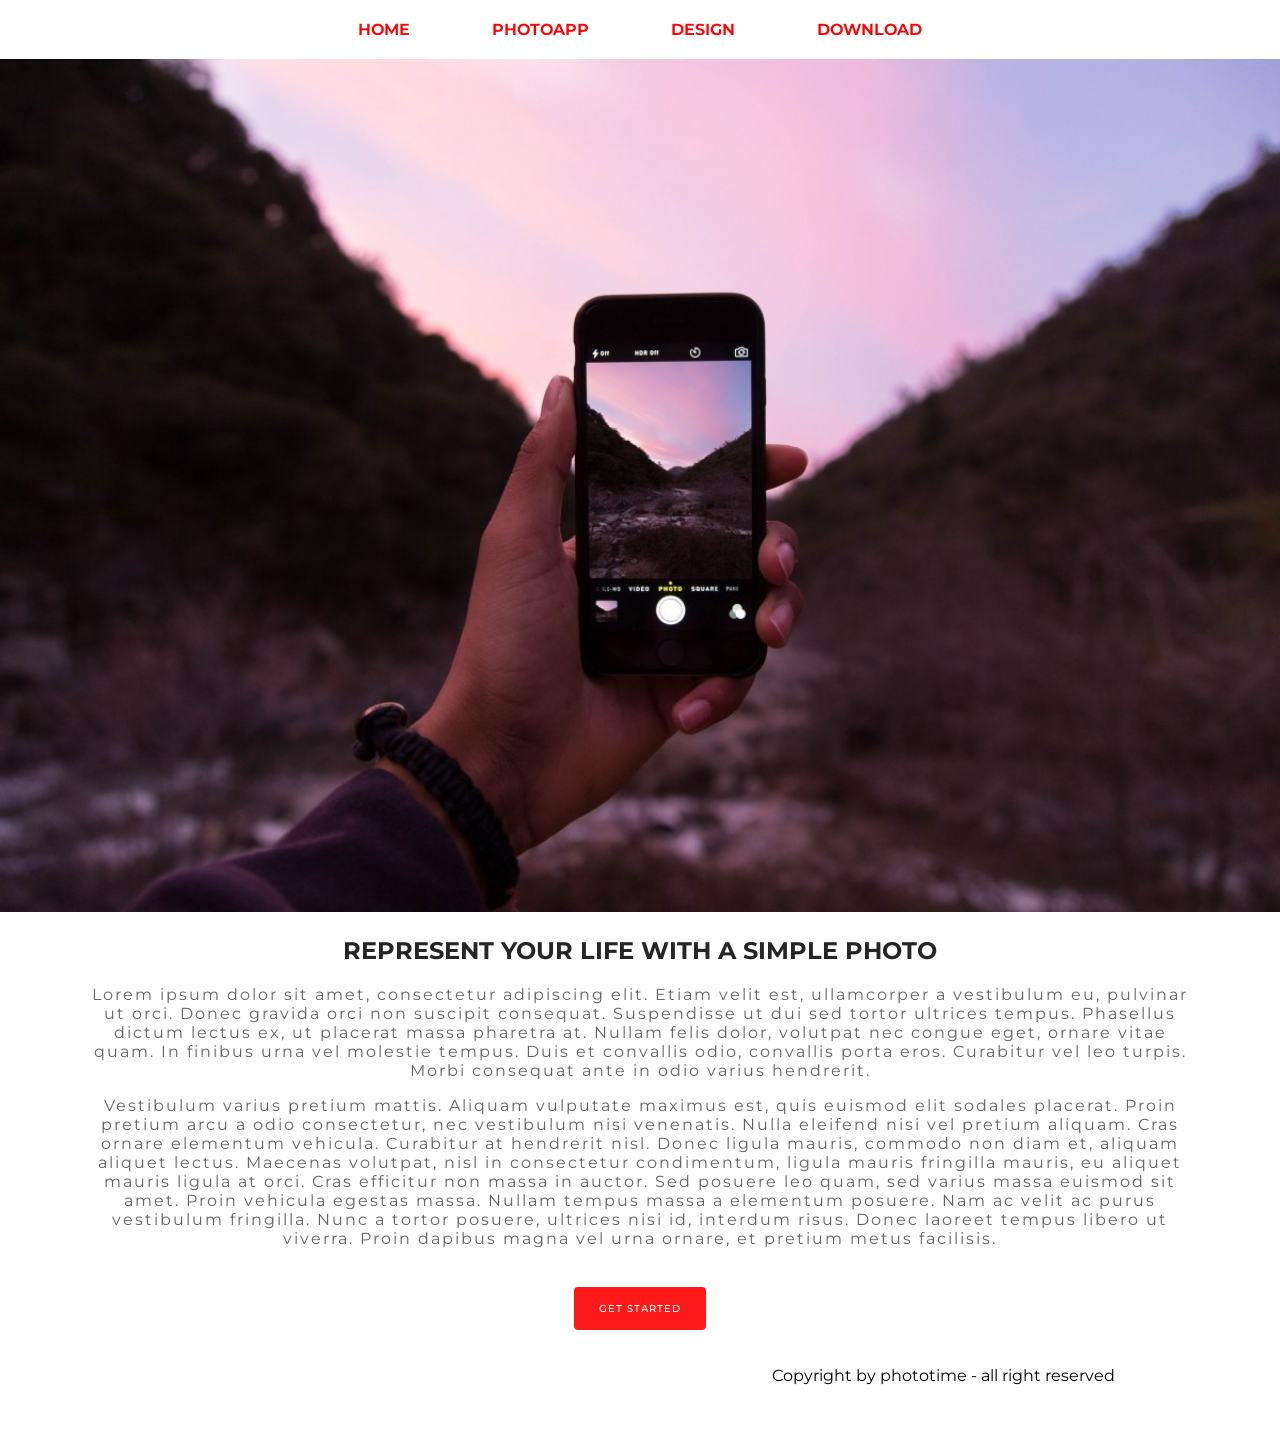
<file: L1/index.html>
<!DOCTYPE html>
<html lang="en">
<head>
    <meta charset="UTF-8">
    <meta name="viewport" content="width=device-width, initial-scale=1.0">
    <title>Photo APP</title>
    <link rel="stylesheet" href="/L1/styles/styles.css">
    <link rel = "icon" href = "/L1/photos/iwebc.ico" type = "image/x-icon">
    <link rel="preconnect" href="https://fonts.googleapis.com">
    <link rel="preconnect" href="https://fonts.gstatic.com" crossorigin>
    <link href="https://fonts.googleapis.com/css2?family=Montserrat:ital,wght@0,100..900;1,100..900&family=Oswald:wght@200..700&display=swap" rel="stylesheet">
</head>
<body>
  
<header>
<nav>
<a href = "#p1" class = "nav-link">HOME</a>
<a href = "#p2" class = "nav-link">PHOTOAPP</a>
<a href = "#p3" class = "nav-link">DESIGN</a>
<a href = "#p4" class = "nav-link">DOWNLOAD</a>
</nav>
</header>
<main>
    <img src = "/L1/photos/PhotoAPP.png" alt = "PhotoAPP">
<div class = "heading">
    <h2 id = "p1"> REPRESENT YOUR LIFE WITH A SIMPLE PHOTO</h2>
   <div class = "heading2">
    <p id = "p2"> 
        Lorem ipsum dolor sit amet, consectetur adipiscing elit. Etiam velit est, ullamcorper a vestibulum eu, pulvinar ut orci. Donec gravida orci non suscipit consequat. Suspendisse ut dui sed tortor ultrices tempus. Phasellus dictum lectus ex, ut placerat massa pharetra at. Nullam felis dolor, volutpat nec congue eget, ornare vitae quam. In finibus urna vel molestie tempus. Duis et convallis odio, convallis porta eros. Curabitur vel leo turpis. Morbi consequat ante in odio varius hendrerit.
    </p>
    <p id = "p3">
        Vestibulum varius pretium mattis. Aliquam vulputate maximus est, quis euismod elit sodales placerat. Proin pretium arcu a odio consectetur, nec vestibulum nisi venenatis. Nulla eleifend nisi vel pretium aliquam. Cras ornare elementum vehicula. Curabitur at hendrerit nisl. Donec ligula mauris, commodo non diam et, aliquam aliquet lectus. Maecenas volutpat, nisl in consectetur condimentum, ligula mauris fringilla mauris, eu aliquet mauris ligula at orci. Cras efficitur non massa in auctor. Sed posuere leo quam, sed varius massa euismod sit amet. Proin vehicula egestas massa. Nullam tempus massa a elementum posuere. Nam ac velit ac purus vestibulum fringilla. Nunc a tortor posuere, ultrices nisi id, interdum risus. Donec laoreet tempus libero ut viverra. Proin dapibus magna vel urna ornare, et pretium metus facilisis. 
    </p>
   </div>
</div>
</main>
<div class = "button">
<a href = "#p1" class = "subtitle">GET STARTED</a>
</div>
    <footer class="cop">
        <p id = "p4">Copyright by phototime - all right reserved</p>
    </footer>
</body>
</html>
</file>
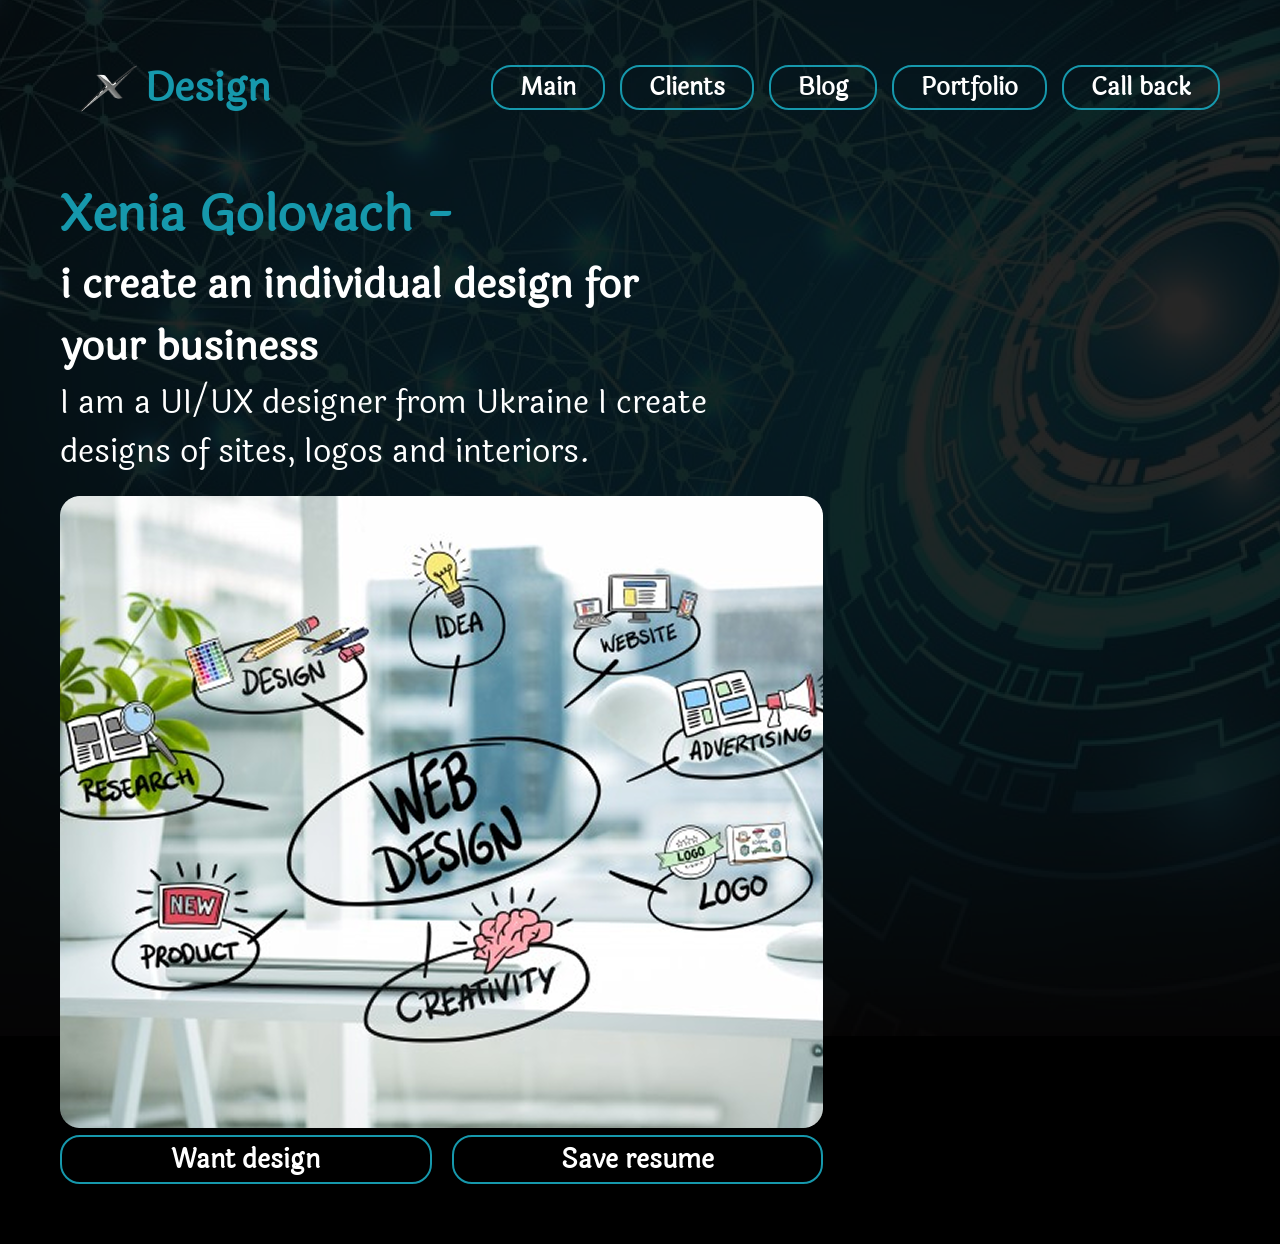
<file: L10/index.html>
<!DOCTYPE html>
<html lang="en">
<head>
    <meta charset="UTF-8">
    <meta name="viewport" content="width=device-width, initial-scale=1.0">
    <title>Document</title>
    <link rel="stylesheet" href="styles/main.css">
    
</head>

<body class="body">
    
        <header class="header">
        <div class="logo-box fl">
            <img src="img/8c2b56fdcd1f46d7c7e97a16116ccfb8229e83c2.png" alt="" class="logo-img">
            <h1 class="logo-text">Design</h1>
        </div>
        <div class="nav-box fl">
        <nav>
            <ul class="nav-list fl">
                <li class="nav-item"><a href="#" class="nav-items">Main</a></li>
                <li class="nav-item"><a href="#" class="nav-items">Clients</a></li>
                <li class="nav-item"><a href="#" class="nav-items">Blog</a></li>
                <li class="nav-item"><a href="#" class="nav-items">Portfolio</a></li>
                <li class="nav-item"><a href="#" class="nav-items">Call back</a></li>
            </ul>
        </nav>
        </div>
        </header>
        <main class="all-structure">
            <div class="discription">
                <h1 class="name dis"><span class="name-span">Xenia Golovach - </span></h1>
                <h2 class="discription-text dis">i create an individual design for your business</h2>
                <p class="discription-text1 dis">I am a UI/UX designer from Ukraine I create  designs of sites, logos and interiors.</p>
                <div class="structure-box img-inside">
                    <img src="img/web-design-concepts-with--5dcd654d15c38 1 (1).png" alt="" class="structure-img1">
                </div>
                <div class="nav-list1">
                    <a href="#" class="btn">Want design</a>
                    <a href="#" class="btn">Save resume</a>
                </div>
            </div>
            <div class="structure-box img-outside">
                <img src="img/web-design-concepts-with--5dcd654d15c38 1 (1).png" alt="" class="structure-img">
            </div>
        </main>
   
</body>
</html>
</file>
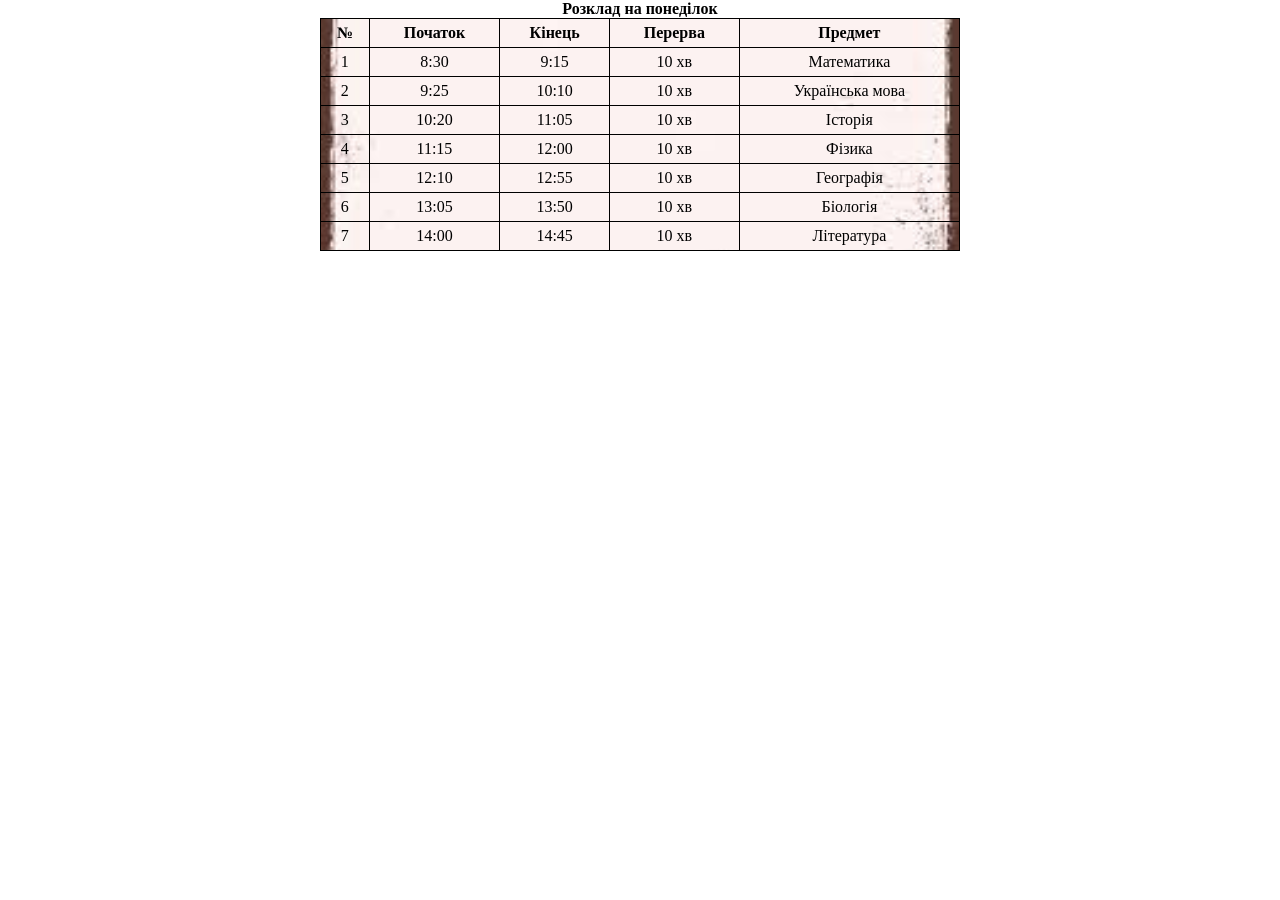
<file: L2-3DZ/index.html>
<!DOCTYPE html>
<html lang="en">
<head>
    <meta charset="UTF-8">
    <meta name="viewport" content="width=device-width, initial-scale=1.0">
    <title>Розклад на понеділок</title>
    <link rel="stylesheet" href="/L2-3DZ/styles/styles.css">
</head>
<body>
    <table>
        <caption><strong>Розклад на понеділок</strong></caption>
        <thead>
            <tr>
                <th>№</th>
                <th>Початок</th>
                <th>Кінець</th>
                <th>Перерва</th>
                <th>Предмет</th>
            </tr>
        </thead>
        <tbody>
            <tr>
                <td>1</td>
                <td>8:30</td>
                <td>9:15</td>
                <td>10 хв</td>
                <td>Математика</td>
            </tr>
            <tr>
                <td>2</td>
                <td>9:25</td>
                <td>10:10</td>
                <td>10 хв</td>
                <td>Українська мова</td>
            </tr>
            <tr>
                <td>3</td>
                <td>10:20</td>
                <td>11:05</td>
                <td>10 хв</td>
                <td>Історія</td>
            </tr>
            <tr>
                <td>4</td>
                <td>11:15</td>
                <td>12:00</td>
                <td>10 хв</td>
                <td>Фізика</td>
            </tr>
            <tr>
                <td>5</td>
                <td>12:10</td>
                <td>12:55</td>
                <td>10 хв</td>
                <td>Географія</td>
            </tr>
            <tr>
                <td>6</td>
                <td>13:05</td>
                <td>13:50</td>
                <td>10 хв</td>
                <td>Біологія</td>
            </tr>
            <tr>
                <td>7</td>
                <td>14:00</td>
                <td>14:45</td>
                <td>10 хв</td>
                <td>Література</td>
            </tr>
        </tbody>
        </thead>
    </table>
</body>
</html>
</file>
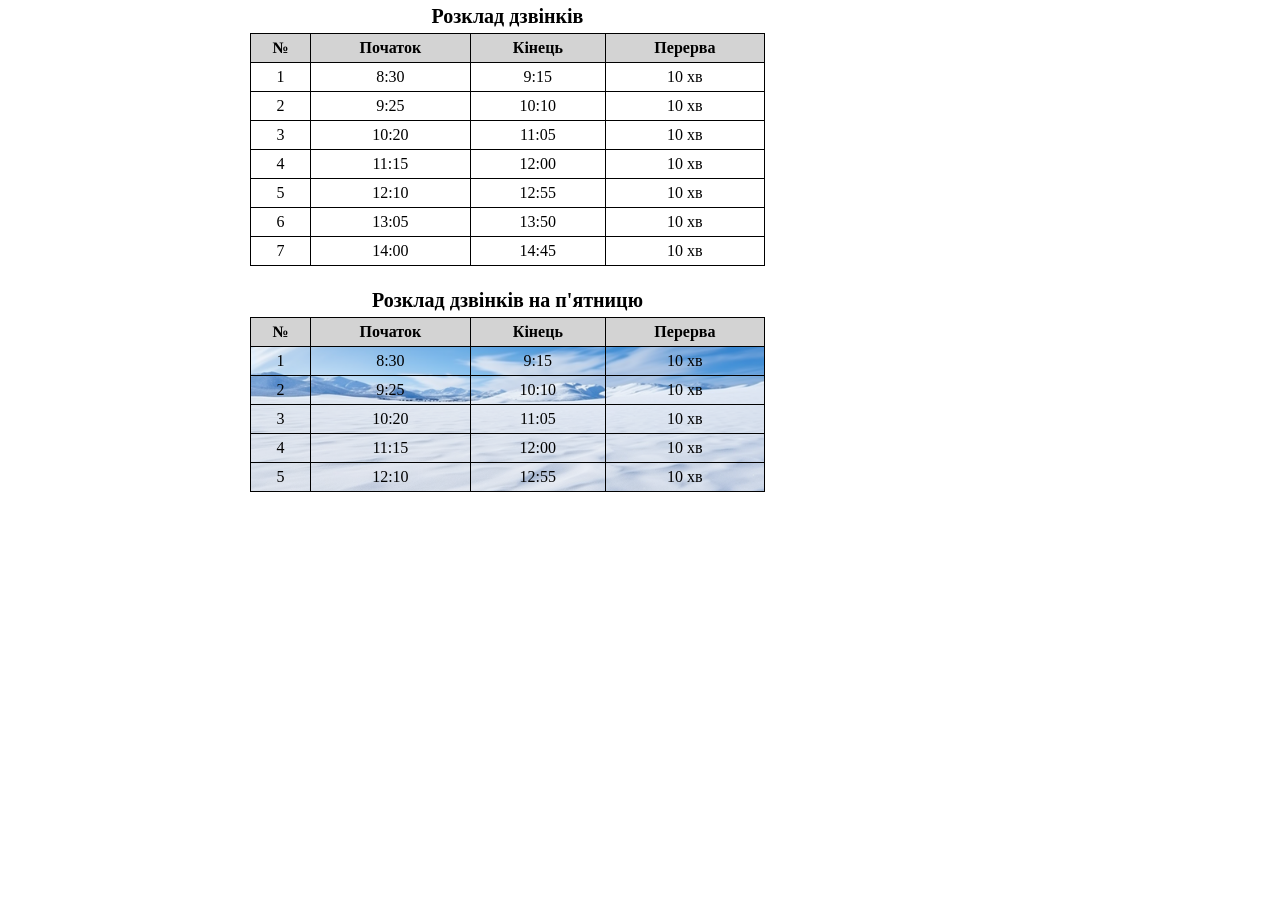
<file: L2/index.html>
<!DOCTYPE html>
<html lang="en">
<head>
    <meta charset="UTF-8">
    <meta name="viewport" content="width=device-width, initial-scale=1.0">
    <title>Таблиця</title>
    <link rel="stylesheet" href="/L2/style/styles.css">
</head>
<body>
    <table>
        <caption><strong>Розклад дзвінків</strong></caption>
        <thead>
            <tr>
                <th>№</th>
                <th>Початок</th>
                <th>Кінець</th>
                <th>Перерва</th>
            </tr>
        </thead>
        <tbody>
            <tr>
                <td>1</td>
                <td>8:30</td>
                <td>9:15</td>
                <td>10 хв</td>
            </tr>
            <tr>
                <td>2</td>
                <td>9:25</td>
                <td>10:10</td>
                <td>10 хв</td>
            </tr>
            <tr>
                <td>3</td>
                <td>10:20</td>
                <td>11:05</td>
                <td>10 хв</td>
            </tr>
            <tr>
                <td>4</td>
                <td>11:15</td>
                <td>12:00</td>
                <td>10 хв</td>
            </tr>
            <tr>
                <td>5</td>
                <td>12:10</td>
                <td>12:55</td>
                <td>10 хв</td>
            </tr>
            <tr>
                <td>6</td>
                <td>13:05</td>
                <td>13:50</td>
                <td>10 хв</td>
            </tr>
            <tr>
                <td>7</td>
                <td>14:00</td>
                <td>14:45</td>
                <td>10 хв</td>
            </tr>
        </tbody>
    </table>

   <br>



    <table class="friday">
        <caption><strong>Розклад дзвінків на п'ятницю</strong></caption>
        <thead>
            <tr>
                <th>№</th>
                <th>Початок</th>
                <th>Кінець</th>
                <th>Перерва</th>
            </tr>
        </thead>
        <tbody>
            <tr>
                <td>1</td>
                <td>8:30</td>
                <td>9:15</td>
                <td>10 хв</td>
            </tr>
            <tr>
                <td>2</td>
                <td>9:25</td>
                <td>10:10</td>
                <td>10 хв</td>
            </tr>
            <tr>
                <td>3</td>
                <td>10:20</td>
                <td>11:05</td>
                <td>10 хв</td>
            </tr>
            <tr>
                <td>4</td>
                <td>11:15</td>
                <td>12:00</td>
                <td>10 хв</td>
            </tr>
            <tr>
                <td>5</td>
                <td>12:10</td>
                <td>12:55</td>
                <td>10 хв</td>
            </tr>
        </tbody>
    </table>
</body>
</html>
</file>
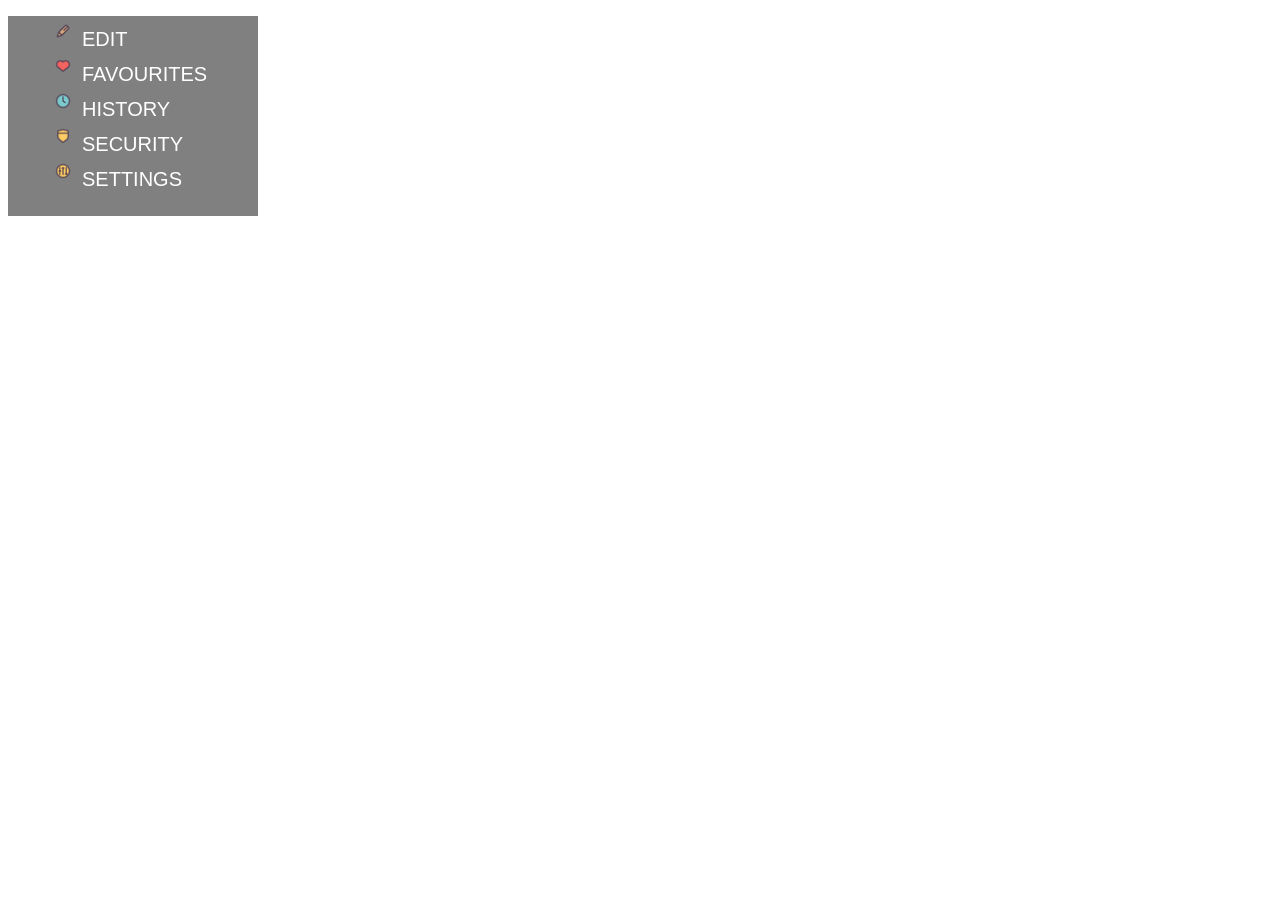
<file: L3/index.html>
<!DOCTYPE html>
<html lang="en">
<head>
    <meta charset="UTF-8">
    <meta name="viewport" content="width=device-width, initial-scale=1.0">
    <title>List</title>
    <link rel="stylesheet" href="style/styles.css">
</head>
<body>
    <menu>
        <ul>
            <li>
                <img src="icons/edit.png" alt="Edit">
                <a href="#">EDIT</a>
            </li>
            <li>
                <img src="/L3/icons/favorites.png" alt="Favourites">
                <a href="#">FAVOURITES</a>
            </li>
            <li>
                <img src="/L3/icons/history.png" alt="History">
                <a href="#">HISTORY</a>
            </li>
            <li>
                <img src="/L3/icons/security.png" alt="Security">
                <a href="#">SECURITY</a>
            </li>
            <li>
                <img src="/L3/icons/settings.png" alt="Settings">
                <a href="#">SETTINGS</a>
            </li>
        </ul>
    </menu>
</body>
</html>
</file>
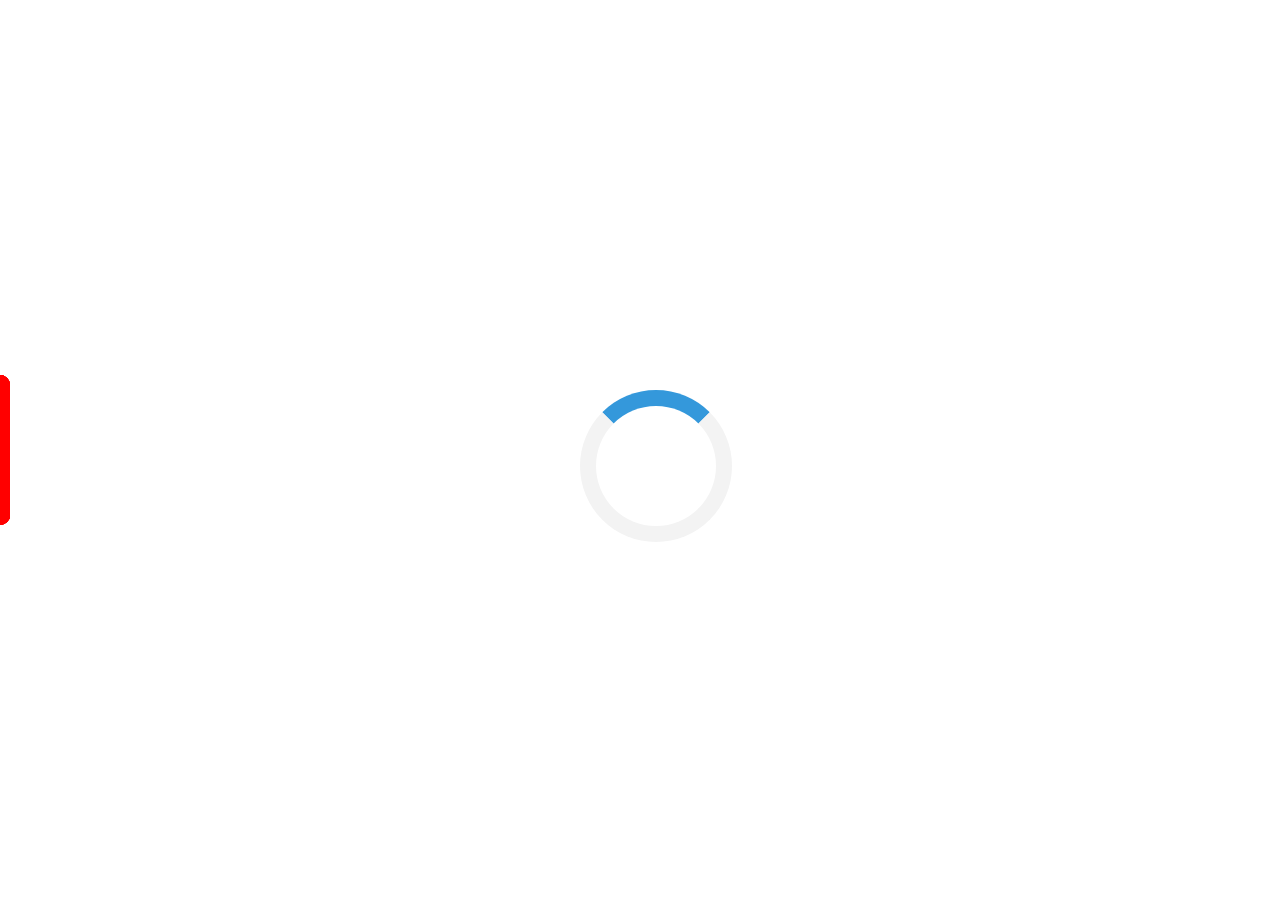
<file: L4-Animation/index.html>
<!DOCTYPE html>
<html lang="en">
<head>
    <meta charset="UTF-8">
    <meta name="viewport" content="width=device-width, initial-scale=1.0">
    <title>Animations</title>
    <link rel="stylesheet" href="style/main.css">
</head>
<body>
    <div class="ex"></div>
    <div class="ex" style="animation-delay: 0.6s;" ></div>
    <div class="ex" style="animation-delay: 1.2s;" ></div>
    <div class="ex" style="animation-delay: 1.8s;" ></div>
    <div class="ex" style="animation-delay: 2.4s;" ></div>
    <div class="ex" style="animation-delay: 3s;" ></div>
    <div class="ex" style="animation-delay: 3.6s;" ></div>
    <div class="ex" style="animation-delay: 4.2s;" ></div>
    <script>
        alert("You really want to do this ?")
    </script>
    <div class="loader"></div>

</body>
</html>
</file>
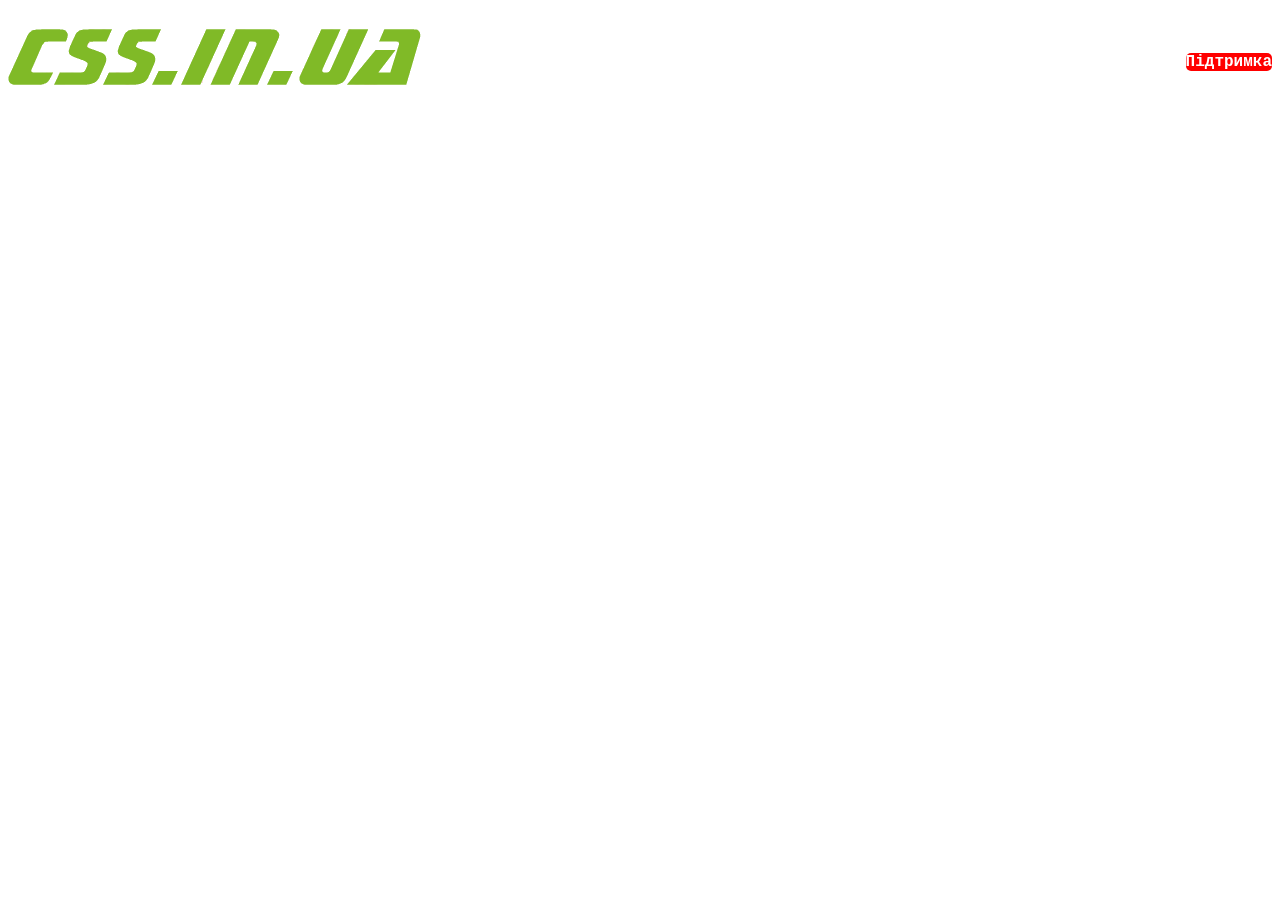
<file: L5.1/index.html>
<!DOCTYPE html>
<html lang="en">
<head>
    <meta charset="UTF-8">
    <meta name="viewport" content="width=device-width, initial-scale=1.0">
    <title>Document</title>
    <link rel="stylesheet" href="style/main.css">
</head>
<body>
    <header>
        <div class="top-header">
            <div class="logo-box">
                <h1>
                    <a href="https://css.in.ua/" class="home-link">
                        <img src="img/logo.png" alt="logo">
                    </a>
                </h1>
            </div>
            <div class="support-box">
                <a href="https://css.in.ua/js-boost" class="btn">Підтримка</a>
            </div>
        </div>
        <div class="bottom-header">
            
        </div>
    </header>
</body>
</html>
</file>
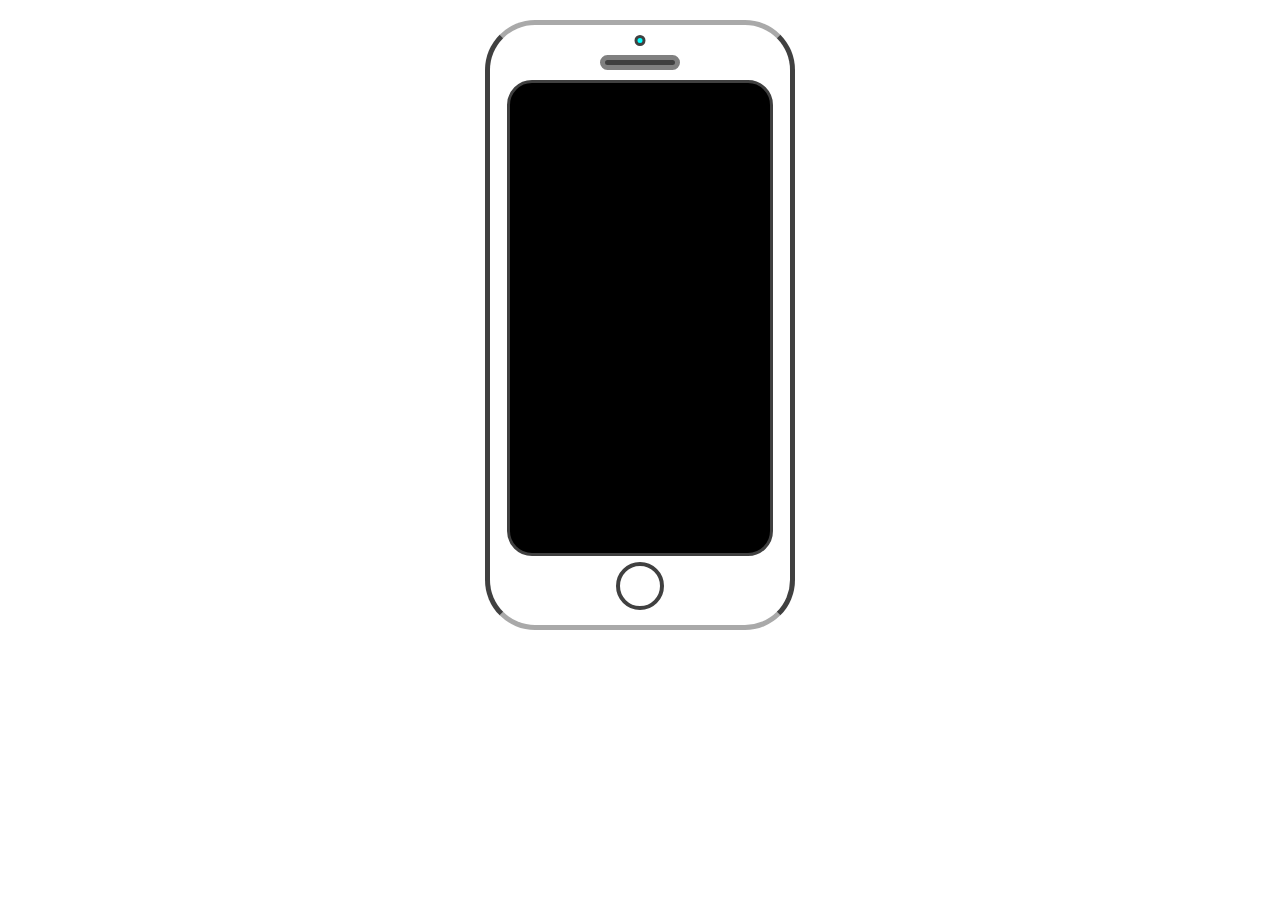
<file: L5/index.html>
<!DOCTYPE html>
<html lang="en">
<head>
    <meta charset="UTF-8">
    <meta name="viewport" content="width=device-width, initial-scale=1.0">
    <title>phone</title>
    <link rel="stylesheet" href="style/main.css">
</head>
<body>
    <div class="phone">
        <div class="btn"></div>
        <div class="screen"></div>
        <div class="camera"></div>
        <div class="speaker"></div>
    </div>
</body>
</html>
</file>
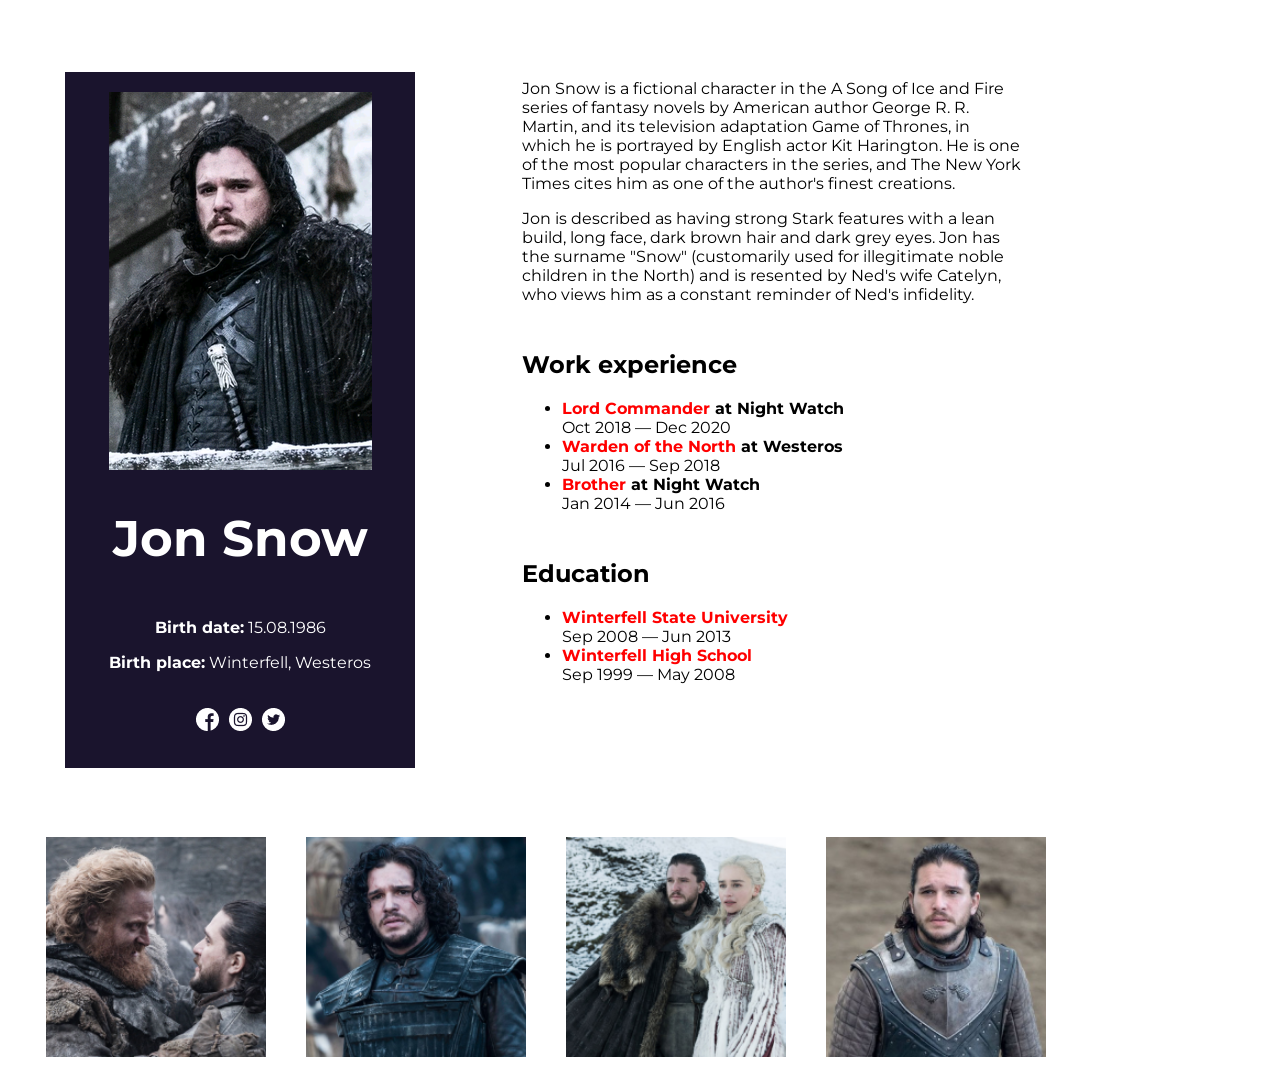
<file: L6/index.html>
<!DOCTYPE html>
<html lang="en">
<head>
    <meta charset="UTF-8">
    <meta name="viewport" content="width=device-width, initial-scale=1.0">
    <title>Jon Snow</title>
    <link rel="stylesheet" href="styles/main.css">
    <link rel="preconnect" href="https://fonts.googleapis.com">
<link rel="preconnect" href="https://fonts.gstatic.com" crossorigin>
<link href="https://fonts.googleapis.com/css2?family=Montserrat:ital,wght@0,100..900;1,100..900&family=Open+Sans:ital,wght@0,300..800;1,300..800&family=Oswald:wght@200..700&display=swap" rel="stylesheet">
</head>
<body>
    <main>
        <div class="profile">
            <div class="profile-image">
                <img src="img/jon_snow.png" alt="profile">
            </div>
            <div class="name">
                <h1>Jon Snow</h1>
            </div>
            <div class="data">
                <p><b>Birth date:</b> 15.08.1986</p>
                <p><b>Birth place:</b> Winterfell, Westeros</p>
            </div>
            <div class="icons">
                <img class="icon" src="img/icon1.png" alt="icon1">
                <img class="icon" src="img/icon2.png" alt="icon2">
                <img class="icon" src="img/icon3.png" alt="icon3">
            </div>
        </div>
        <div class="content">
            <div class="about">
           <p>Jon Snow is a fictional character in the A Song of Ice and Fire series of fantasy novels by American author George R. R. Martin, and its television adaptation Game of Thrones, in which he is portrayed by English actor Kit Harington.
He is one of the most popular characters in the series, and The New York Times cites him as one of the author's finest creations.
</p>
<p>
Jon is described as having strong Stark features with a lean build, long face, dark brown hair and dark grey eyes.
Jon has the surname "Snow" (customarily used for illegitimate noble children in the North) and is resented by Ned's wife Catelyn, who views him as a constant reminder of Ned's infidelity.</p>
       </div>
       <div class="works">
        <h2>Work experience</h2>
        <ul>
            <li><b class="redText">Lord Commander</b><b class="blackText"> at Night Watch</b> <br>Oct 2018 — Dec 2020</li>
            <li><b class="redText">Warden of the North</b><b class="blackText"> at Westeros</b> <br>Jul 2016 — Sep 2018</li>
            <li><b class="redText">Brother</b><b class="blackText"> at Night Watch</b> <br>Jan 2014 — Jun 2016</li>
        </ul>
       </div>
       <div class="education">
        <h2>Education</h2>
        <ul>
            <li><b class="redText">Winterfell State University</b> <br>Sep 2008 — Jun 2013</li>
            <li><b class="redText">Winterfell High School</b><br>Sep 1999 — May 2008</li>
        </ul>

       </div>
    </main>
    <footer>
        <div class="gallery">
            <div class="card">
                <img class="photo" src="img/gallery1.png" alt="gallery1">
                <p class="img-table">Jon Snow and Tormund</p>
            </div>
            <div class="card">
                <img class="photo" src="img/gallery2.png" alt="gallery2">
                <p class="img-table">Young Jon Snow</p>
            </div>
            <div class="card">
                <img class="photo" src="img/gallery3.png" alt="gallery3">
                <p class="img-table">Jon Snow and his [SPOILER!]</p>
            </div>
            <div class="card">
                <img class="photo" src="img/gallery4.png" alt="gallery4">
                <p class="img-table">Jon Stark</p>
            </div>
        </div>
    </footer>
</body>
</html>
</file>
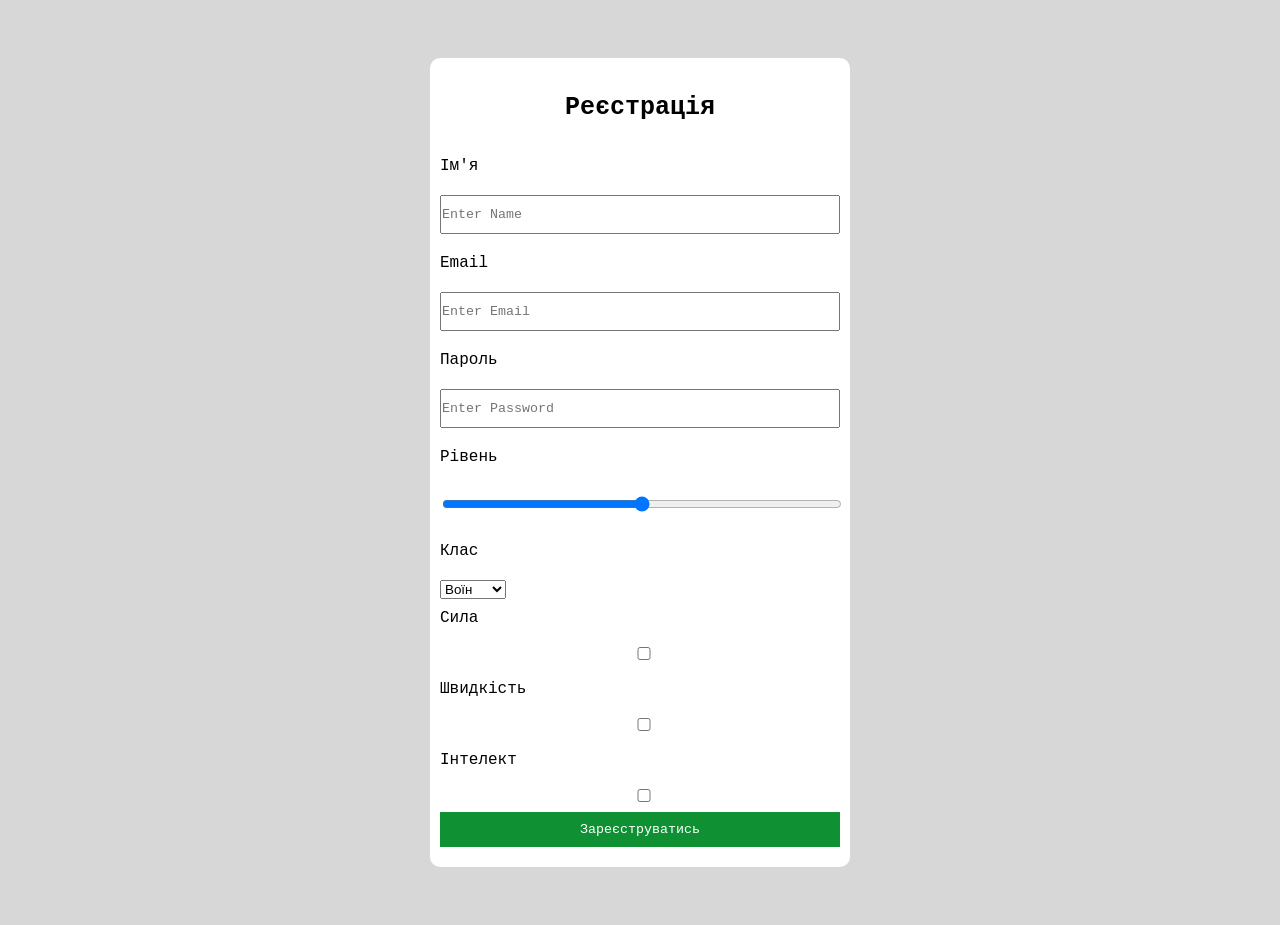
<file: L7/index.html>
<!DOCTYPE html>
<html lang="en">
<head>
    <meta charset="UTF-8">
    <meta name="viewport" content="width=device-width, initial-scale=1.0">
    <title>Document</title>
    <link rel="stylesheet" href="styles/main.css">
</head>
<body>
    <div class="login">
        <p class="text">Реєстрація</p>
        <form action="" method="post">
            <label for="user-name">Ім'я</label> 
            <input type="name" name="userName" id="user-name" placeholder="Enter Name">
            <label for="user-mail">Email</label>
            <input type="email" name="userMail" id="user-mail" placeholder="Enter Email" required>
            <label for="user-pass">Пароль</label>
            <input type="password" name="userPass" id="user-pass" placeholder="Enter Password">
            <label for="time-range">Рівень</label>
            <input type="range" name="userRange" id="time-range">
            <label for="user-pass">Клас</label>
            <select name="Class" id="">
                <option value="">Воїн</option>
                <option value="">Маг</option>
                \<option value="">Лучник</option>
            </select>


            <label for="1">Сила</label>    
            <input type="checkbox" name="1" id="1">
            <label for="1">Швидкість</label>
            <input type="checkbox" name="1" id="1">
            <label for="1">Інтелект</label>
            <input type="checkbox" name="1" id="1">
            <input type="button" name="btn" value="Зареєструватись">
            
        </form>
    </div>
</body>
</html>
</file>
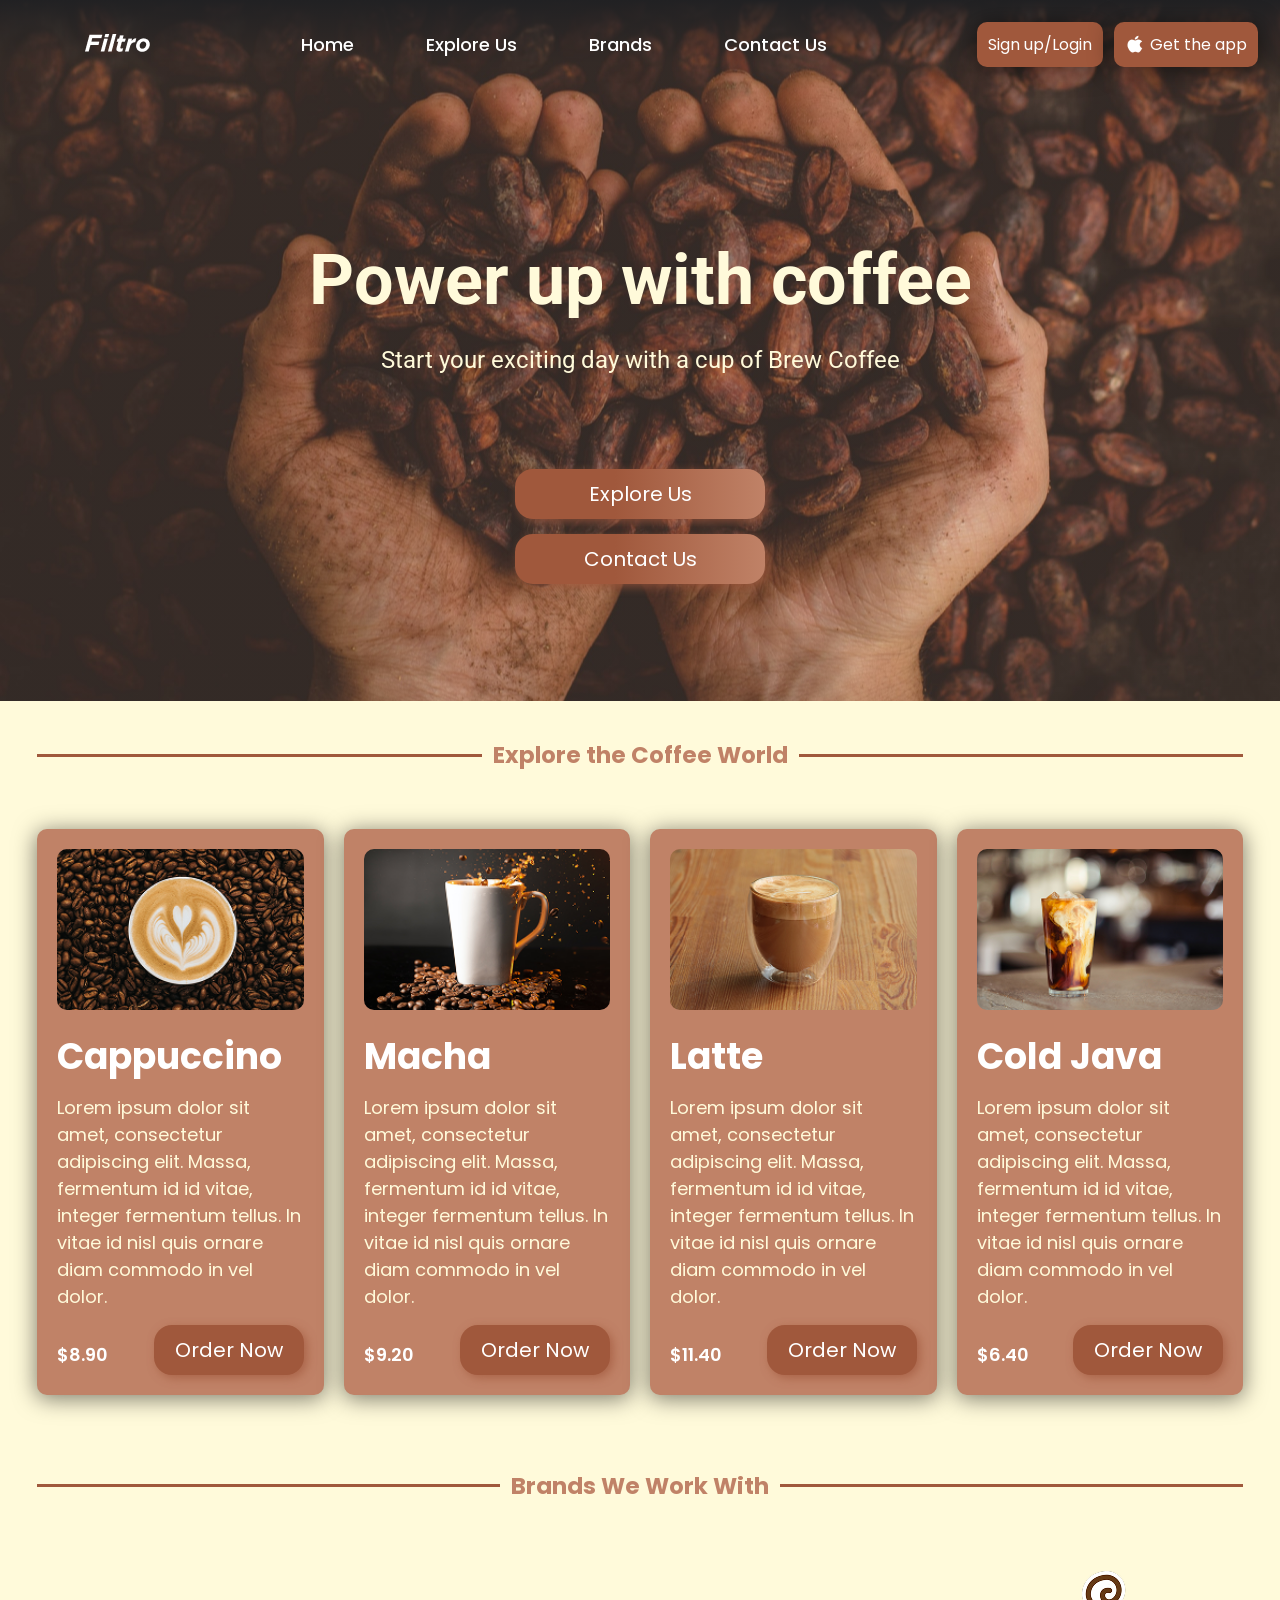
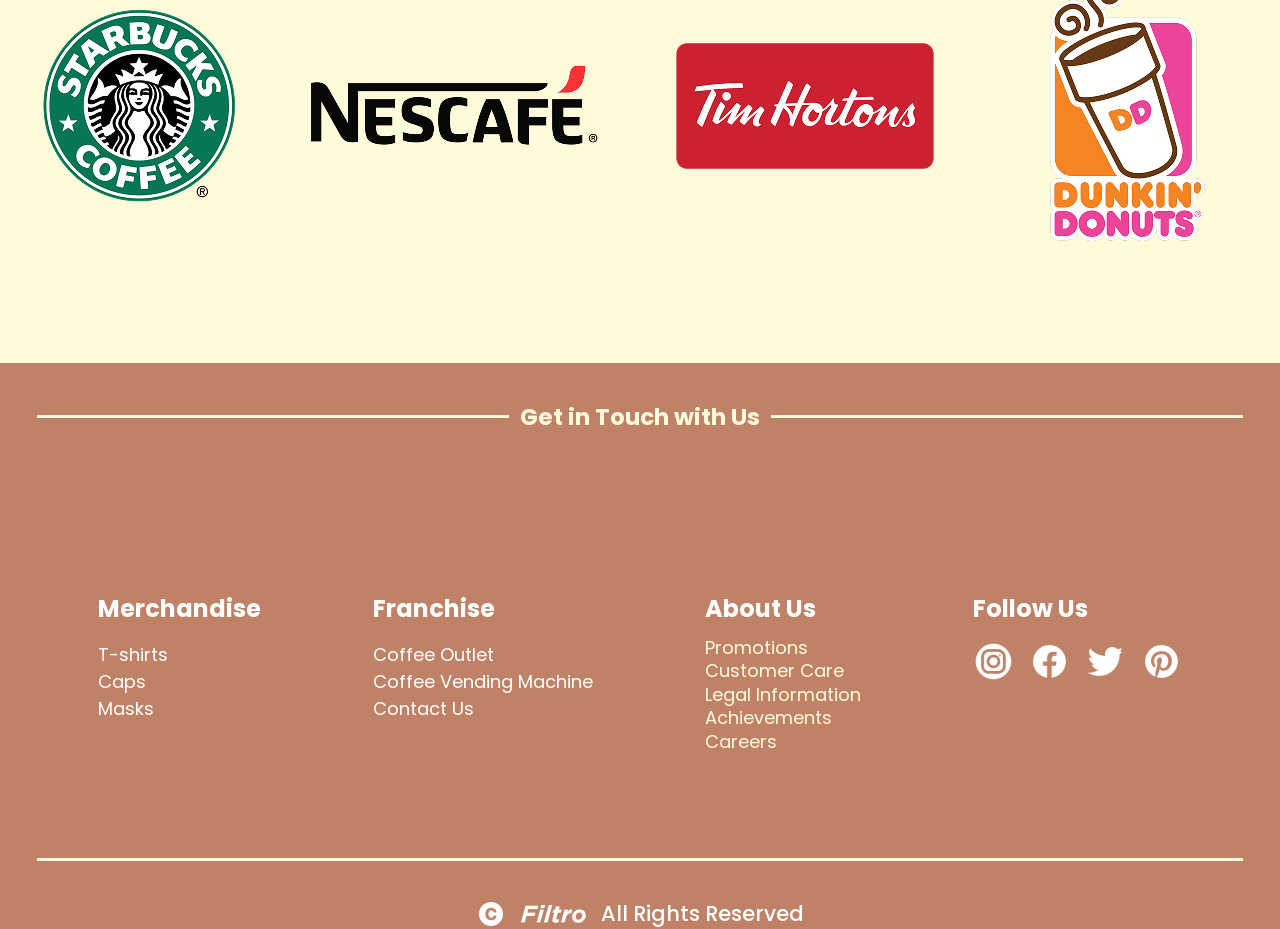
<file: L8/index.html>
<!DOCTYPE html>
<html lang="en">
<head>
    <meta charset="UTF-8">
    <meta name="viewport" content="width=device-width, initial-scale=1.0">
    <title>Document</title>
    <link rel="stylesheet" href="styles/main.css">
    <link rel="preconnect" href="https://fonts.googleapis.com">
    <link rel="preconnect" href="https://fonts.gstatic.com" crossorigin>
    <link href="https://fonts.googleapis.com/css2?family=Montserrat:ital,wght@0,100..900;1,100..900&family=Open+Sans:ital,wght@0,300..800;1,300..800&family=Oswald:wght@200..700&family=Poppins:ital,wght@0,100;0,200;0,300;0,400;0,500;0,600;0,700;0,800;0,900;1,100;1,200;1,300;1,400;1,500;1,600;1,700;1,800;1,900&display=swap" rel="stylesheet">
    <link rel="preconnect" href="https://fonts.googleapis.com">
    <link rel="preconnect" href="https://fonts.gstatic.com" crossorigin>
    <link href="https://fonts.googleapis.com/css2?family=Montserrat:ital,wght@0,100..900;1,100..900&family=Open+Sans:ital,wght@0,300..800;1,300..800&family=Oswald:wght@200..700&family=Poppins:ital,wght@0,100;0,200;0,300;0,400;0,500;0,600;0,700;0,800;0,900;1,100;1,200;1,300;1,400;1,500;1,600;1,700;1,800;1,900&family=Roboto:ital,wght@0,100..900;1,100..900&display=swap" rel="stylesheet">
    <link href="img/Mask group (1).png" rel="icon">
</head>
<body>
    <section class="hero-section">

    <header>
        <div class="logo-box"><h1><a href="#home" class="logo-link"><img src="img/Filtro.png" alt="filtro"></a></h1></div>
        <div class="nav-box">
            <nav>
                <ul class="nav-list">
                    <li class="nav-item">
                        <a href="#home" class="nav-link">Home</a>
                    </li>
                    <li class="nav-item">
                        <a href="#Explore" class="nav-link">Explore Us</a>
                    </li>
                    <li class="nav-item">
                        <a href="#Brands" class="nav-link">Brands</a>
                    </li>
                    <li class="nav-item">
                        <a href="#Contact" class="nav-link">Contact Us</a>
                    </li>
                </ul>
            </nav>
        </div>
        <div class="login-btn">
            <a href="#" class="reg-link btn">Sign up/Login</a>
            <a href="#" class="reg-link btn"> <img src="img/apple logo.png" alt="apple" class="appleimg">Get the app</a>
        </div> 
        
    </header>
        <div class="hero-content">
            <div class="banner">
                <div class="banner-title-box">
                    <h1 class="banner-title">Power up with coffee</h1>
                    <h3 class="bunner-subtitle">Start your exciting day with a cup of Brew Coffee</h3>

                </div>
            </div>
            <div class="btn-box">
                <a href="#" class="btn1">Explore Us</a>
                <a href="#" class="btn1">Contact Us</a>
            </div>
        </div>
    </section>

    <section class="head-box"></section>
    <section class="sct sct-lt">
        <div class="divider">
            <div class="divider-line"></div>
            <h3 class="divider-title">Explore the Coffee World</h3>
            <div class="divider-line"></div>
        </div>
        
        <div class="card-box">
<!-- Card 1 -->
            <div class="card">
                <div class="card-img-box">
                    <img src="img/Coffee.png" alt="cappuccino" class="card-img">
                    
                </div>
                <div class="card-title">
                    <h1>Cappuccino</h1>
                </div>
                <div class="card-description">
                    <p>Lorem ipsum dolor sit amet, consectetur adipiscing elit. Massa, fermentum id id vitae, integer fermentum tellus. In vitae id nisl quis ornare diam commodo in vel dolor.</p>
                </div>
                <div class="order-box">
                    <div class="card-price">$8.90</div>
                    <div class="card-btn">
                        <a href="#" class="coffee-btn">Order Now</a>
                    </div>
                </div>
            </div>
<!-- Card 2 -->
            <div class="card">
                <div class="card-img-box">
                    <img src="img/Macha.png" alt="macha" class="card-img">
                    
                </div>
                <div class="card-title">
                    <h1>Macha</h1>
                </div>
                <div class="card-description">
                    <p>Lorem ipsum dolor sit amet, consectetur adipiscing elit. Massa, fermentum id id vitae, integer fermentum tellus. In vitae id nisl quis ornare diam commodo in vel dolor.</p>
                </div>
                <div class="order-box">
                    <div class="card-price">$9.20</div>
                    <div class="card-btn">
                        <a href="#" class="coffee-btn">Order Now</a>
                    </div>
                </div>
            </div>

<!-- Card 3 -->
            <div class="card">
                <div class="card-img-box">
                    <img src="img/latte.png" alt="latte" class="card-img">
                    
                </div>
                <div class="card-title">
                    <h1>Latte</h1>
                </div>
                <div class="card-description">
                    <p>Lorem ipsum dolor sit amet, consectetur adipiscing elit. Massa, fermentum id id vitae, integer fermentum tellus. In vitae id nisl quis ornare diam commodo in vel dolor.</p>
                </div>
                <div class="order-box">
                    <div class="card-price">$11.40</div>
                    <div class="card-btn">
                        <a href="#" class="coffee-btn">Order Now</a>
                    </div>
                </div>
            </div>

<!-- Card 4 -->
            <div class="card">
                <div class="card-img-box">
                    <img src="img/coldjava.png" alt="latte" class="card-img">
                    
                </div>
                <div class="card-title">
                    <h1>Cold Java</h1>
                </div>
                <div class="card-description">
                    <p>Lorem ipsum dolor sit amet, consectetur adipiscing elit. Massa, fermentum id id vitae, integer fermentum tellus. In vitae id nisl quis ornare diam commodo in vel dolor.</p>
                </div>
                <div class="order-box">
                    <div class="card-price">$6.40</div>
                    <div class="card-btn">
                        <a href="#" class="coffee-btn">Order Now</a>
                    </div>
                </div>
            </div>
        </div>
        
    </section>
    <section class="sct sct-lt">
        <div class="divider">
            <div class="divider-line"></div>
            <h3 class="divider-title">Brands We Work With</h3>
            <div class="divider-line"></div>
        </div>

        <div class="brands-box">
            <div class="brand-card">
                <img src="img/Stackbuks logo.png" alt="brand1" class="brand-img">
            </div>
            <div class="brand-card">
                <img src="img/Nescafe-Logo.png" alt="brand2" class="brand-img">
            </div>
            <div class="brand-card">
                <img src="img/Tim hortins.png" alt="brand3" class="brand-img">
            </div>
            <div class="brand-card">
                <img src="img/Dunkin Donuts.png" alt="brand4" class="brand-img">
            </div>
        </div>

    </section>
    <section class="sct sct-lt sct-lt1">
        <div class="divider1">
            <div class="divider-line1"></div>
            <h3 class="divider-title1">Get in Touch with Us</h3>
            <div class="divider-line1"></div>
        </div>
        <div class="box3">
            <div class="contact-card">
                <h2 class="contact-title">Merchandise</h2>
                <ul class="list">
                    <li class="list-link"><a href="" class="franchise-merch-link">T-shirts</a></li>
                    <li class="list-link"><a href="" class="franchise-merch-link">Caps</a></li>
                    <li class="list-link"><a href="" class="franchise-merch-link">Masks</a></li>
                </ul>
            </div>
            <div class="contact-card">
                <h2 class="contact-title">Franchise</h2>
                <ul class="list">
                    <li class="list-link"></li><a href="" class="franchise-merch-link">Coffee Outlet</a></li>
                    <li class="list-link"><a href="" class="franchise-merch-link">Coffee Vending Machine</a></li>
                    <li class="list-link"><a href="" class="franchise-merch-link">Contact Us</a></li>
                </ul>
            </div>
            <div class="contact-card">
                <h2 class="contact-title">About Us</h2>
                <div class="links-foot3">
                    <ul class="list">
                        <li class="list-link"><a href="#" class="contact-link">Promotions</a></li>
                        <li class="list-link"><a href="#" class="contact-link">Customer Care</a></li>
                        <li class="list-link"><a href="#" class="contact-link">Legal Information</a></li>
                        <li class="list-link"><a href="#" class="contact-link">Achievements</a></li>
                        <li class="list-link"><a href="#" class="contact-link">Careers</a></li>
                    </ul>
                </div>
            </div>
            <div class="contact-card">
                <h2 class="contact-title">Follow Us</h2>
                    <div class="icons-foot">
                        <ul class="list1">
                        <li class="list-link"><a href="#" class="social-link"><img src="img/Insta.png" alt="instagram" class="social-icon"></a></li>
                        <li class="list-link"><a href="#" class="social-link"><img src="img/Fb.png" alt="facebook" class="social-icon"></a></li>
                        <li class="list-link"><a href="#" class="social-link"><img src="img/twitter.png" alt="twitter" class="social-icon"></a></li>
                        <li class="list-link"><a href="#" class="social-link"><img src="img/pinterest.png" alt="pinterest" class="social-icon"></a></li>
                        </ul>
                    </div>
            </div>
        </div>
       <div class="divider-line1"></div>
    </section>
    
    <footer>
        <div class="foot">
        <img src="img/Mask group (1).png" alt="icon" class="icn">
        <img src="img/Filtro.png" >
        <h2 class="footer-text">All Rights Reserved</h2>
        </div>
    </footer>
</body>
</html>
</file>
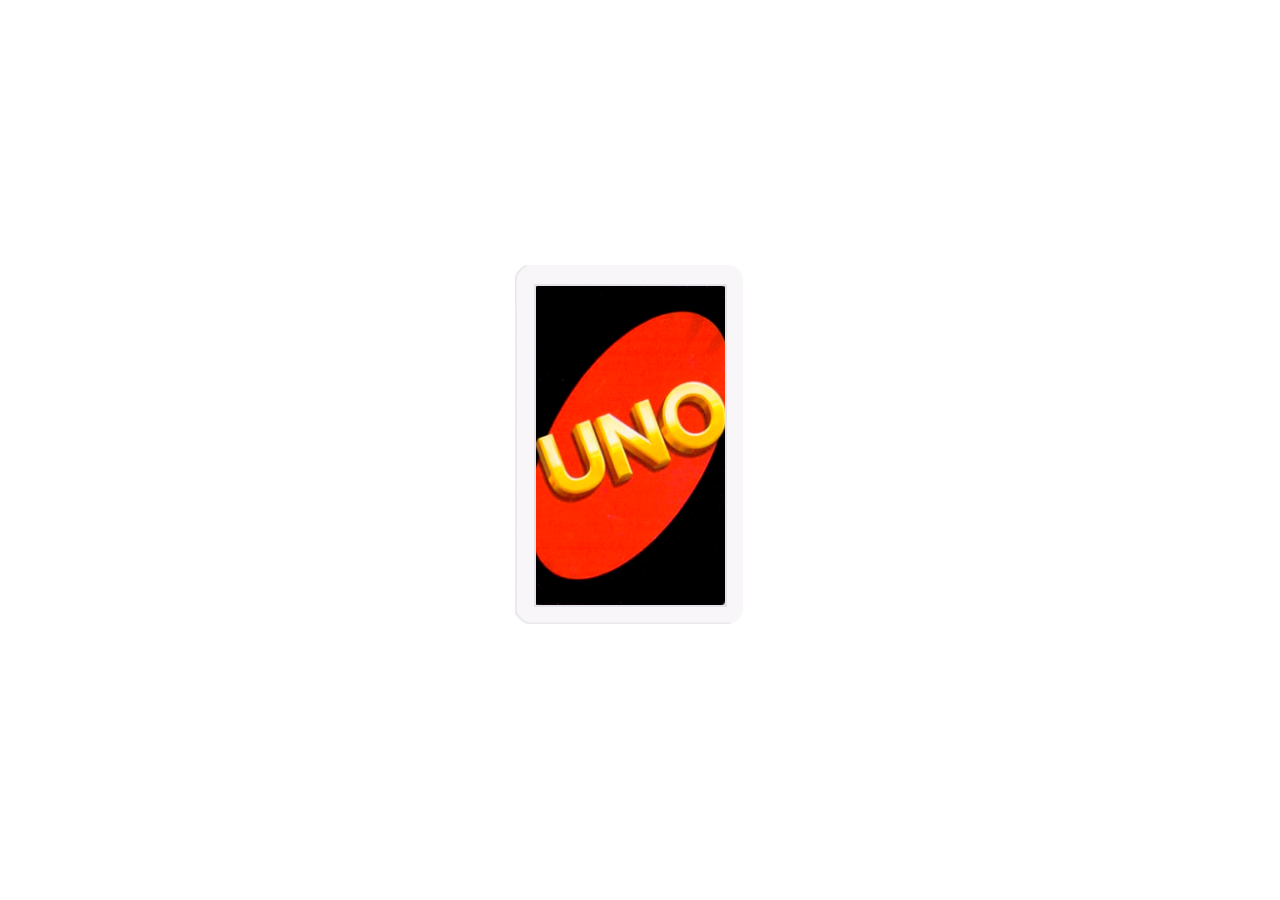
<file: L9/index.html>
<!DOCTYPE html>
<html lang="en">
<head>
    <meta charset="UTF-8">
    <meta name="viewport" content="width=device-width, initial-scale=1.0">
    <title>Document</title>
    <link rel="stylesheet" href="styles/main.css">
</head>
<body>
    <div class="card">
        <img src="img/front.png" alt="front" class="front">
        <img src="img/back.png" alt="back" class="back">
    </div>
</body>
</html>
</file>
<file: L1/styles/styles.css>
.subtitle{
    background-color: #ff1a1a;
    color: white;
    padding: 15px 25px;
    margin: 100px;
    border-radius: 4px;
    text-decoration: none;
    font-family: "Montserrat", sans-serif;
    font-weight: 500;
    letter-spacing: 1px;
    text-transform: uppercase;
    font-size: 10px;
}


.nav-link{
    background-color: white;
    color: rgb(255, 0, 0);
    text-align: center;
    
    text-decoration: none;
    margin: 10px 36px;

}

header{
    background-color: white;
    color: rgb(255, 0, 0);
    text-align: center;
    padding: 10px 20px;
    font-family: "Montserrat", sans-serif;
    
}

img{
    width: 100%;
    height: auto;
}

nav{
    display:flex;
    justify-content:center;
    font-weight: 650;
    gap: 10px;
}


.heading{
    font-family: "Montserrat", sans-serif;
    text-align: center;

    margin-left: auto;
    margin-right: auto;
    color: rgb(37, 37, 37);

}

.heading2{
    color: rgb(100, 100, 100);
    letter-spacing: 2px;
    width: 1105px;
    margin: 0px auto;

}

.button{
    text-align: center; 
    margin: 50px;

}

main{
    
    margin: 0px auto;
    text-align: center;
}

.cop{
    background-color: white;
    color: rgb(0, 0, 0);
    text-align: right;
    max-width: 950px;
    font-family: "Montserrat", sans-serif;
    margin: 50px auto;
}

body{
    margin: 0;
    padding: 0;
}
</file>
<file: L10/styles/main.css>
:root {
    --dark-color: rgba(22, 152, 172, 1);
    --light-color: rgba(255, 255, 255, 1);
}

.back-img{

    background-image: url("../img/back.png");
    background-size: cover;
    background-repeat: no-repeat;
    height: 100vh;
    filter: brightness(1) contrast(1.1);
}
body{
    font-family: Laila;
    background: cover;
    background-repeat: no-repeat;
    background-color: black;
    margin: 0 0;
}
header{
    display: flex;
    justify-content: space-between;
    margin: 0 30px;
    
}
.logo-box{
    display: flex;
    align-items: center;
    gap: 10px;
}
.logo-img{
    width: 100px;
}

.logo-text{
    font-size: 40px;
    font-weight: 600;
    position: relative;
    left: -25px;
    color: var(--dark-color);
}

nav ul{
    display: flex;
    list-style: none;
    gap: 15px;
}
.nav-items{
    margin: 0 10px;
    text-decoration: none;
    color: var(--light-color);
}
main{
    display: flex;
    flex-wrap: wrap;
}

@font-face {
    font-family: Laila;
    src: url("../fonts/Laila/Laila-Regular.ttf");
}
.fl{
    display: flex;
    align-items: center;
}

.logo-box, .nav-box{
    flex: 1;
}

.nav-item{
    border: 2px solid var(--dark-color);
    border-radius: 20px;
    text-align: center;
    padding: 2px 17px;
    font-weight: 600;
    flex: 1;
    white-space: nowrap;
}


.nav-item:hover{
    background-color: var(--dark-color);
    color: var(--light-color);
    transition: 0.3s;
}
.nav-box{
    display: flex;
    justify-content: flex-end;
}
.all-structure{
    display: flex;
    justify-content: space-between;
    align-items: center;
    flex-wrap: wrap;
    margin: 30px;
}
.structure-img{
    max-width: 100%;
    height: auto;
}
.structure-img1{
    max-width: 100%;
    height: auto;
}

.name{
    font-size: 70px;
    font-weight: 700;
    color: var(--dark-color);
}

.discription-text{
    font-size: 70px;
    color: var(--light-color);
    width: 40vw;
}
.discription{
    display: flex;
    flex-direction: column;

}

.dis {
margin: 0;
}

.discription-text1{
    font-size: 35px;
    color: var(--light-color);
    width: 29vw;
}

.nav-item1{
    align-items: flex-end;
    border: 2px solid var(--dark-color);
    border-radius: 13px;
    width: fit-content;
    padding: 11px 25px;
    font-weight: 450;

    white-space: nowrap;
    display: inline-flex;
    
}
.nav-list1{
    display: flex;
    gap: 20px;
}

.nav-item1:hover{
    background-color: var(--dark-color);
    color: var(--light-color);
    transition: 0.3s;
    border: 1px solid var(--light-color);
}
.btn{
    display: flex;
    justify-content: center;
    text-decoration: none;
    color: var(--light-color);
    font-size: 26px;
    border: 2px solid var(--dark-color);
    border-radius: 20px;
    text-align: center;
    padding: 2px 17px;
    font-weight: 600;
    flex: 1;
    white-space: nowrap;
}
.btn:hover{
    background-color: var(--dark-color);
    color: var(--light-color);
    transition: 0.3s;
}
.nav-link{
    white-space: nowrap;

}

body{
    background-image:  url("../img/back.png");
    padding: 50px;
}

@media (max-width: 767px) {
    .nav-items {
        font-size: 10px;
    }
    .nav-box{
        display: none;
    }
    
    .body {
        padding: 5px;
        
    }
    .name{
        font-size: 25px;
    }
    .discription-text{
        font-size: 20px;
        width: 70%;
    }
        .discription-text1{
            font-size: 15px;
            width: 82%;
        }
        .dis{
            margin: 0 10px;
        }
        .btn{
            align-items: center;
        }
        .nav-list1{
            max-width: 80%;
        }
        .all-structure{
            max-width: 767px;
            margin: 0;
        }
        .img-outside{
            display: none;
        }
        .img-inside{
           justify-content: center;
            width: 80%;
            margin: 10px 20px;
        }
        .nav-list1{
            justify-content: center;
            flex-direction: column;
            align-items: center;
            max-width: 100%;
        }
        .header{
            justify-content: center;
            margin: 0;
        }
        .logo-img{
            width: 60px;
            height: auto;
        }
        .logo-text{
            font-size: 20px;
        }
        .structure-box{

            justify-content: center;
        }
}

@media (min-width: 767px) and (max-width: 1024px) {
    .nav-items {
        font-size: 20px;
    }

    .header{
        flex-direction: column;
        align-items: center;
        gap: 10px;
    }

    .name{
        font-size: 35px;
    }
    .discription-text{
        font-size: 30px;
        width: 100%;
    }

    .discription-text1{
        font-size: 20px;
        width: 44vw;
    }
    .nav-list1{
        justify-content: space-between;
        width: 100%;
}
.nav-list{
    justify-content: center;
}
    .all-structure{
        justify-content: center;
        margin: 17px ;
    }

    .img-inside{
        display: block;
        width: 100%;
    }
     .img-outside{
        display: none;       
    }
    .structure-img1{
        margin: 30px 0;
    }


}
@media (min-width: 1024px) and (max-width: 1400px) {
    .nav-items {
        font-size: 24px;
    }
    .name{
        font-size: 50px;
    }
    .discription-text{
        font-size: 40px;
        width: 50vw;
    }
    .discription-text1{
        width: 53vw;
        font-size: 32px;
        margin-bottom:  20px;
    }
    .body {
        padding: 30px;
    }
    .img-outside{
        display: none;     
    }
    .nav-list1{
        
        width: 100%;
    }
        

}

@media (min-width: 1400px) {
    .nav-items {
        font-size: 26px;
    }
    .name{
        font-size: 70px;
    }
    .discription-text{
        font-size: 70px;
        width: 40vw;
    }
    .discription-text1{
        font-size: 35px;
        width: 29vw;
        margin-bottom: 30px;
    }
    .img-inside{
        display: none;
    }
}
</file>
<file: L2-3DZ/styles/styles.css>
*{
    margin: 0;
    padding: 0;
    text-align: center;
 }


 table{
    border-width: 1px;
    border-style: solid;
    border-color: black;
    text-align: center;
    width: 50%;
    height: 50%;
    border-collapse: collapse;
    margin: auto;
    background-image: url("/L2-3DZ/images/images.jpg");
    background-size: cover;
    background-position: center;
}

th{
    border-width: 1px;
    padding: 5px;
    border-style: solid;
    border-color: black;

}

td{
    border-width: 1px;
    padding: 5px;
    border-style: solid;
    border-color: black;

}
</file>
<file: L2/style/styles.css>
body{
    margin: 0;
    padding: 0;
    margin-left: 250px;
}

table{
    border-width: 1px;
    border-style: solid;
    border-color: black;
    text-align: center;
    width: 50%;
    height: 50%;
    border-collapse: collapse;
}
.friday{
    text-align: center;
    margin-bottom: 20px;
    background-image: url("/L2/photo/pngtree-glistening-winter-wonderland-sunlit-white-snow-texture-image_13866245.png");
    background-repeat: no-repeat;
    background-size: cover;
    background-position: center center;

}


th{
    border-width: 1px;
    padding: 5px;
    border-style: solid;
    border-color: black;
    background-color: #D3D3D3;


}

td{
    border-width: 1px;
    padding: 5px;
    border-style: solid;
    border-color: black;

}

caption{
    padding: 5px;
    font-size: 20px;
    text-align: center;
}
</file>
<file: L3/style/styles.css>
menu{
    background-color: grey;
    width: 250px;
    height: 200px;
    margin: 0;
    padding: 0;
}

img{
    width: 30px;
    height: 30px;
    text-align: left;
}



ul{
    list-style-type: none;
    list-style-position: inside;
    text-align: left;
}

a{
    text-decoration: none;
    color: rgb(255, 255, 255);
    font-size: 20px;
    font-family: roboto, Helvetica, sans-serif;

}
li:hover{
    background-color: rgb(75, 75, 75);

}
</file>
<file: L4-Animation/style/main.css>
.ex{
    animation: anim 15s linear infinite;
    width: 20px;
    height: 150px;
    background-color: red;
    position: absolute;
    left: 0;
    top: 50%;
    border-radius: 10px;
    transform: translate(-50%, -50%)
}

@keyframes anim {
    0%{
        left: 0%;
        height: 150px;
        background-color: red;

    }

    12.5%{
        height: 50px;
    }

    25%{
        height: 150px;
        background-color: blue;
    }

    37.5%{
        height: 50;
    }
    50%{
        height: 150px;
        background-color: red;
    }
    62.5%{
        height: 50px;
    }
    75%{
        height: 150px;
        background-color: blue;
    }
    87.5%{
        height: 50px;

    }
    100%{
        left: 100%;
        height: 150px;
        background-color: red;
    }
}


.loader {
  border: 16px solid #f3f3f3; /* Світлий колір фону */
  border-top: 16px solid #3498db; /* Колір обертання */
  border-radius: 50%; /* Робить його круглим */
  width: 120px;
  height: 120px;
  animation: spin 2s linear infinite; /* Запуск анімації */
  
  /* Центрування на сторінці */
  position: absolute;
  top: 50%;
  left: 50%;
  margin-top: -60px;
  margin-left: -60px;
}

/* Визначення анімації */
@keyframes spin {
  0% { transform: rotate(0deg); }
  100% { transform: rotate(360deg); }
}
</file>
<file: L5.1/style/main.css>
.btn{
    text-align: center;
    border: none;
    background-color: red;
    text-decoration: none;
    color: white;
    border-radius: 5px;
    font-family: 'Courier New', Courier, monospace;
    font-weight: 700;
    
}

.top-header{
    display: flex;
    justify-content: space-between;
    align-items: center;
}
</file>
<file: L5/style/main.css>
.phone{
    margin: 20px auto;
    width: 300px;
    height: 600px;
    border: 5px solid rgb(64, 64, 64);
    border-top: 5px solid darkgray;
    border-bottom: 5px solid darkgray;
    border-radius: 50px;
}


.btn{
    width: 40px;
    height: 40px;
    position: absolute;
    top: 542px;
    left: 50%;
    margin: 20px auto;
    border: 4px solid rgb(64, 64, 64);
    border-radius: 50px;
    transform: translateX(-50%);
}



.camera {
    width: 5px;
    height: 5px;
    background-color: aqua;
    position: absolute;
    border: 3px solid rgb(64, 64, 64);
    border-radius: 50%;
    position: absolute;
    top: 35px;
    left: 50%;
    transform: translateX(-50%);
}
.speaker {
    width: 70px;
    height: 5px;
    background-color: rgb(64, 64, 64);
    border: 5px solid grey;
    border-radius: 10px;
    position: absolute;
    top: 55px;
    left: 50%;
    transform: translateX(-50%);
}
.screen {
    width: 260px;
    height: 470px;
    background-color: rgb(0, 0, 0);
    border: 3px solid rgb(64, 64, 64);
    border-radius: 25px;
    position: absolute;
    top: 80px;
    left: 50%;
    transform: translateX(-50%);
}
</file>
<file: L6/styles/main.css>
.profile {
    display: flex;
    flex-direction: column;
    align-items: center;
    padding: 20px;
    background-color: #1A142D;
    width: 310px;
    height: 656px;
    margin: 64px 57px;
}

.profile img {
    width: 100%;
    height: auto;
}
.name {
    font-size: 25px;
    color: #FFFFFF;
    font-family: Montserrat, sans-serif;
    
}

.data {
    font-size: 16px;
    color: #FFFFFF;
    font-family: Montserrat, sans-serif;
    text-align: center;

}

.icons {
    display: flex;
    gap: 10px;
    margin: 20px;
    font-size: 16px;
    
}
.icon:hover {
    transform: scale(1.5);
    transition: transform 0.15s;
}



.gallery{
    display: flex;
    gap: 40px;
    margin: 5px 3%;

}

.about {
    font-size: 16px;
    color: #000000;
    font-family: Montserrat, sans-serif;
    text-align: left;
    margin: 0;
    color: #000000;
    max-width: 515px;
    margin: 0 50px;
}

.discription {
display: flex;
gap: 50px;
}
.works {
    font-size: 16px;
    color: #000000;
    font-family: Montserrat, sans-serif;
    text-align: left;
    margin: 0;
    color: #000000;
    margin: 0 50px;
}

.redText {
    color: #FF0000;
}
.education {
    font-size: 16px;
    color: #000000;
    font-family: Montserrat, sans-serif;
    text-align: left;
    margin: 0;
    color: #000000;
    font-family: Montserrat, sans-serif;
    margin: 0 50px;
}


.card{
    position: relative;
    overflow: hidden;
    width: 220px;
    background-color: #1A142D;
}
.card img {
    width: 100%;
    display: block;
}




.content {
    display: flex;
    flex-direction: column;
    gap: 10px;
    margin: 55px 0;
    max-width: 600px;
}

main {
    display: flex;
    align-items: flex-start;

}

.img-table {
    font-weight: 700;
    text-align: center;
    font-family: Montserrat, sans-serif;
    background-color: #1A142D;
    color: #FFFFFF;
    padding: 5px 12px;
    font-size: 12px;
    position: absolute;
    bottom: -50px;
    left: 0;
    width: 100%;
    margin-bottom: 0;
    box-sizing: border-box;

}
.card:hover .img-table {
    bottom: 0;
    transition: bottom 0.3s ease-in-out;
}
</file>
<file: L7/styles/main.css>
input, label{
    font-family: 'Courier New', Courier, monospace;
    display: block;
    width: 100%;
    display: block;
    margin-bottom: 10px;
    box-sizing: border-box;
    padding: 10px 0;

}

.login{
    display: flex;
    justify-self: center;
    align-self: center;
    background-color: rgb(255, 255, 255);
    border-radius: 10px;

    display: block;
    width: 400px;
    margin: 0 auto;
    padding: 10px;
}

.text{
    text-align: center;
    font-size: 25px;
    font-weight: 670;
    font-family: 'Courier New', Courier, monospace;
}



input[type=button]{
    background-color: rgb(15, 144, 51);
    border: none;
    color: white;
    font-weight: 500;
}
input[type=button]:hover{
    background-color: darkgreen;
}


body{
    background-color: rgb(215, 215, 215);
    padding: 50px;

}
</file>
<file: L8/styles/main.css>
/* HeadPart */

.nav-box{
    display: flex;
    justify-content: center;


}

*{
    margin: 0;
    padding: 0;
    box-sizing: border-box;
}
header{
    display: flex;
    justify-content: space-between;
    padding: 22px 22px 22px 85px;
    align-items: center;
}

.nav-list{
    display: flex;
    justify-content:space-around;
    align-items: center;
    gap: 72px;
     
}
.nav-link{
    color: white;
    text-decoration: none;
    font-size: 18px;
    font-weight: 450;
    font-family: "Poppins";
}
.nav-item:hover{
    transform: translateY(-3px);
    transition:  0.3s ease;
}

li{
    list-style: none;
}

.reg-link{
    background-color: #A0583c;
    color: white;
    text-decoration: none ;
    border-radius: 10px;
    font-family: "Poppins";
    padding: 10px 11px;
    display: flex;       
    align-items: center;        
    gap: 5px; 
    box-shadow: 0 3px 22px 1px rgba(0, 0, 0, 0.5);
}
.reg-link:hover{
    box-shadow: 0 3px 22px 1px rgba(0, 0, 0, 0.5);
    transform: translateY(-3px);
    background: linear-gradient( to bottom, rgba(160, 88, 60, 1) 40%, rgba(192, 130, 103, 1) );
    transition:  0.3s ease;
}

.login-btn {
    display: flex;
    gap: 11px;
    border-radius: 5px;

}

.main-img{
    max-width: 100%;
    width: 100%;
}



.hero-section {
    background-image:
    linear-gradient(rgba(33, 33, 35, 1) , rgba(192, 130, 103, 0.15) 9%),
    url("../img/Bg\ Image.png");
    background-size: cover;
    background-position: center;
    width: 100%;
    background-repeat: no-repeat;
    
}

.hero-content{
    display: flex;
    flex-direction: column;
    justify-content: center;
    align-items: center;
    gap: 20px;
    padding-bottom: 117px;
}
.banner{
    margin: 0 auto;

}
.banner-title-box{
    text-align: center;
    font-family: "Roboto";
    margin:150px auto 75px auto;
}
.banner-title{
    color:#FFFADA;
    font-size: 70px;
    margin-bottom: 25px;
}
.bunner-subtitle{
    color:#FFFADA;
    width: 100%;
    font-size: 24px;
    font-weight: 400;
}

.btn1{
    display: flex;
    justify-content: center;
    align-items: center;
    font-size: 20px;
    border-radius: 18px;
    width: 250px;
    background: linear-gradient( to right, rgba(160, 88, 60, 1) 40%, rgba(192, 130, 103, 1) );
    box-shadow: 3px 3px 10px rgba(160, 88, 60, .71);
    padding: 10px;
    color: #ffffff;
    text-decoration: none;
    font-family: "Poppins";
   
}

.btn1:hover{
    background: linear-gradient( to left, rgba(160, 88, 60, 1) 40%, rgba(192, 130, 103, 1) );
}
   

.btn-box{
    width: 30%;
    gap: 15px;
    display: flex;
    justify-content: center;
    align-items: center;
    flex-direction: column;
    margin: 0 auto;
}



/* FOOTER PART */
.foot{
    display: flex;
    background-color: rgba(192, 130, 103, 1);
    align-items: center;
    justify-content: center;
    font-family: "Poppins";
    color: #ffffff;
    gap: 15px;
    
}

.icn{
    background: none;
    max-width: 30px; 
}
.footer-text{
    font-size: 21px;
    font-weight: 500;
}

.footer{
    height: auto;
}


.divider{
    display: flex;
    align-items: center;
    justify-content: space-between;
    margin-bottom: 57px;
    gap: 11px;
}

.divider-line{
    width: 100%;
    height: 3px;
    background-color: rgba(160, 88, 60, 1);
}

.divider-title{
    white-space: nowrap;
    font-family: "Poppins";
    color: rgba(192, 130, 103, 1);
    font-size: 23px;
}

.sct{
    padding: 37px;
}

.sct-lt{
    background-color: #FFFADA;
}


.card-box{
    display: flex;
    justify-content: space-between;
    align-items: center;
    gap: 20px;
    max-width: 100%;
    width: 100%;
}

.card{
    background-color: rgba(192, 130, 103, 1);
    border-radius: 10px;
    padding: 20px;
    width: 100%;
    gap: 30px;
    max-width: 100%;
    box-shadow: 0 3px 22px 1px rgba(0, 0, 0, 0.5);
}

.card-img{
    width: 100%;
    height: auto;
    border-radius: 10px;
    margin-bottom: 15px;
}
.card-description{
    font-family: "Poppins";
    color: rgba(255, 250, 218, 1);
    font-size: 18px;
    font-weight: 400;
}
.card-title{
    font-family: "Poppins";
    color: rgb(255, 255, 255);
    font-size: 24px;
    font-weight: 400;
    margin-bottom: 10px;
}
.coffee-btn{
    display: flex;
    justify-content: center;
    align-items: space-around;
    background-color: rgba(160, 88, 60, 1);
    font-size: 20px;
    border-radius: 18px;
    width: 150px;
    box-shadow: 3px 3px 10px rgba(160, 88, 60, .71);
    padding: 10px;
    color: #ffffff;
    text-decoration: none;
    font-family: "Poppins";
}

.coffee-btn:hover{
    background-color: rgba(160, 88, 60, 1);
    transform: translateY(-3px);
    transition:  0.3s ease;
}
.card-price{
    font-family: "Poppins";
    color: rgb(255, 255, 255);
    font-size: 18px;
    font-weight: 600;
    margin-top: 10px;
}
.order-box{
    display: flex;
    justify-content: space-between;
    align-items: center;
    margin-top: 15px;
}
.brands-box{
    display: flex;
    justify-content: space-between;
    align-items: center;
    gap: 10px;
    width: 100%;
    margin: 50px 0px 70px 0px;
}

.divider1{
    display: flex;
    align-items: center;
    justify-content: space-between;
    margin-bottom: 57px;
    gap: 11px;

}

.divider-line1{
    width: 100%;
    height: 3px;
    background-color: rgba(255, 250, 218, 1);
}

.divider-title1{
    white-space: nowrap;
    font-family: "Poppins";
    color: rgba(255, 250, 218, 1);
    font-size: 23px;
}
.sct-lt1{
    background-color: rgba(192, 130, 103, 1);

}

.box3{
    display: flex;
    justify-content: space-around;
    align-items: flex-start;

    gap: 70px;
    max-width: 100%;
    height: auto;
    padding: 100px 40px 100px 40px;
    font-family: "Poppins";
    color: rgba(255, 255, 255, 1);
}

.icons-foot{
    display: flex;
    gap: 15px;
}

.contact-link{
    color: rgba(255, 250, 218, 1);
    text-decoration: none;
    font-size: 18px;
    font-weight: 400;
    display: block;
    margin-bottom: 10px;
    white-space: nowrap;
}

.links-foot3{
    display: flex;
    flex-direction: column;
    gap: 1px;
    line-height: 0.75;
}
.contact-title{
    font-size: 24px;
    font-weight: 700;
    margin-bottom: 15px;
}

.franchise-merch-link{
    color: rgb(255, 255, 255);
    text-decoration: none;
    font-size: 18px;
    font-weight: 400;
    display: block;
    white-space: nowrap;
    line-height: 1.5;
}

.list{
    list-style: none;
    display: flex;
    flex-direction: column;
}

.list1{
    list-style: none;
    display: flex;
    gap: 15px;
}
</file>
<file: L9/styles/main.css>
.card{
    position: absolute;
    top: 50%;
    left: 50%;
    transform: translate(-50%, -50%);
    width: 250px;
    height: 370px;
}
img{
transition: 0.3s linear all;
backface-visibility: hidden;
position: absolute;
top: 0;
left: 0;
}

.front{
    transform: perspective(600px) rotateY(0deg);
    
}
.back{
    transform: perspective(600px) rotateY(180deg);
}

.card:hover>.front{
    transform: perspective(600px) rotateY(-180deg);
}
.card:hover>.back{
    transform: perspective(600px) rotateY(0deg);
}
</file>
